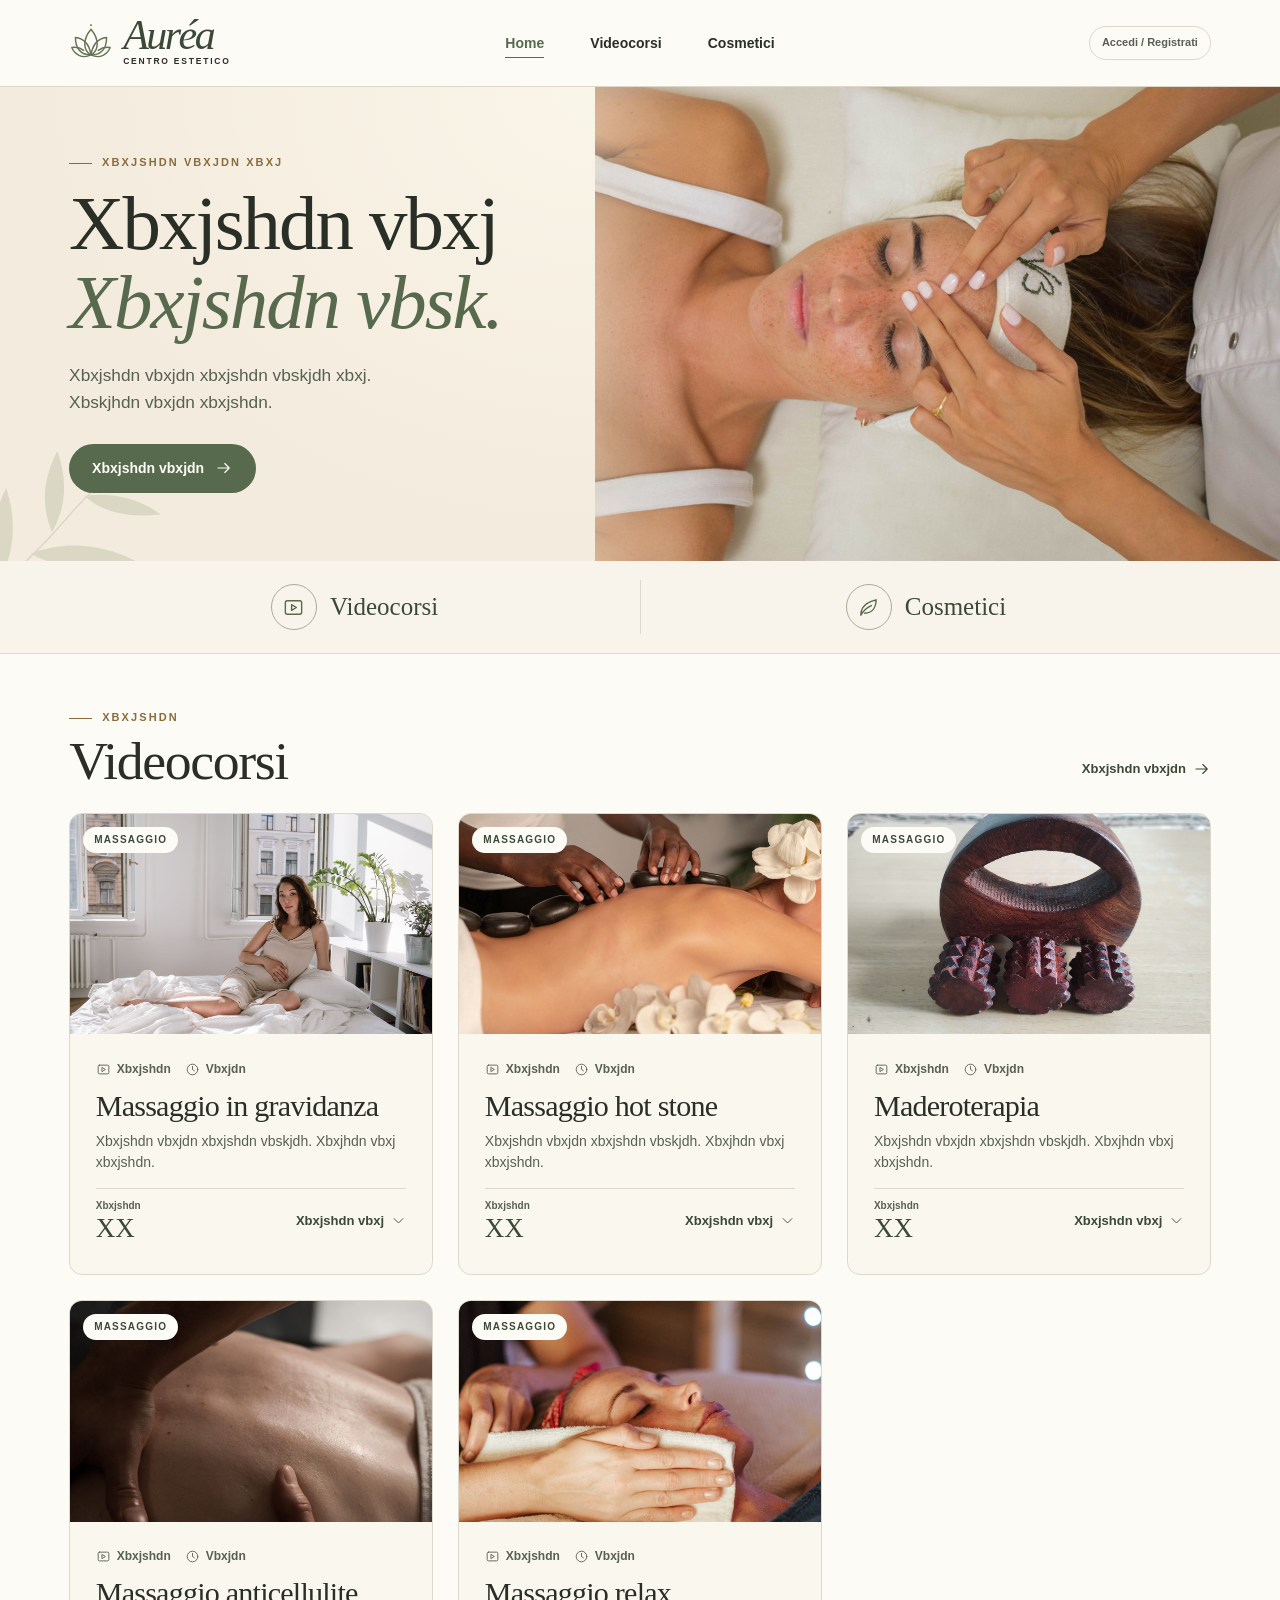
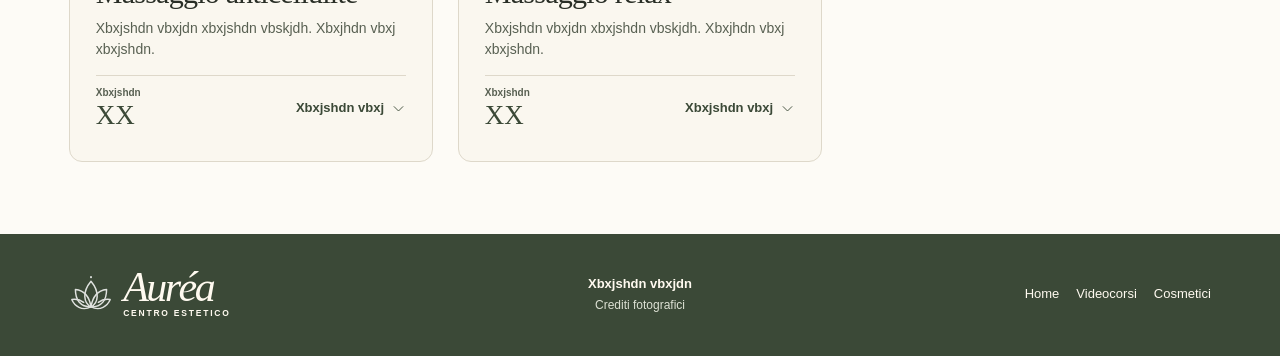
<file: index.html>
<!doctype html>
<html lang="it">
<head>
  <meta charset="utf-8">
  <meta name="viewport" content="width=device-width, initial-scale=1">
  <meta name="robots" content="noindex, nofollow">
  <meta name="theme-color" content="#f9f6ee">
  <title>Auréa · Xbxjshdn</title>
  <link rel="icon" href="assets/lotus.svg" type="image/svg+xml">
  <link rel="stylesheet" href="stile.css?v=4">
  <script src="demo.js?v=5" defer></script>
</head>
<body data-page="home">
  <a class="skip-link" href="#contenuto">Vai al contenuto</a>
  <header id="intestazione" class="site-header"></header>
  <main id="contenuto" tabindex="-1">
    <noscript>Attiva JavaScript nel browser per navigare l’anteprima di Auréa.</noscript>
  </main>
  <footer id="piè-di-pagina" class="site-footer"></footer>
</body>
</html>
</file>
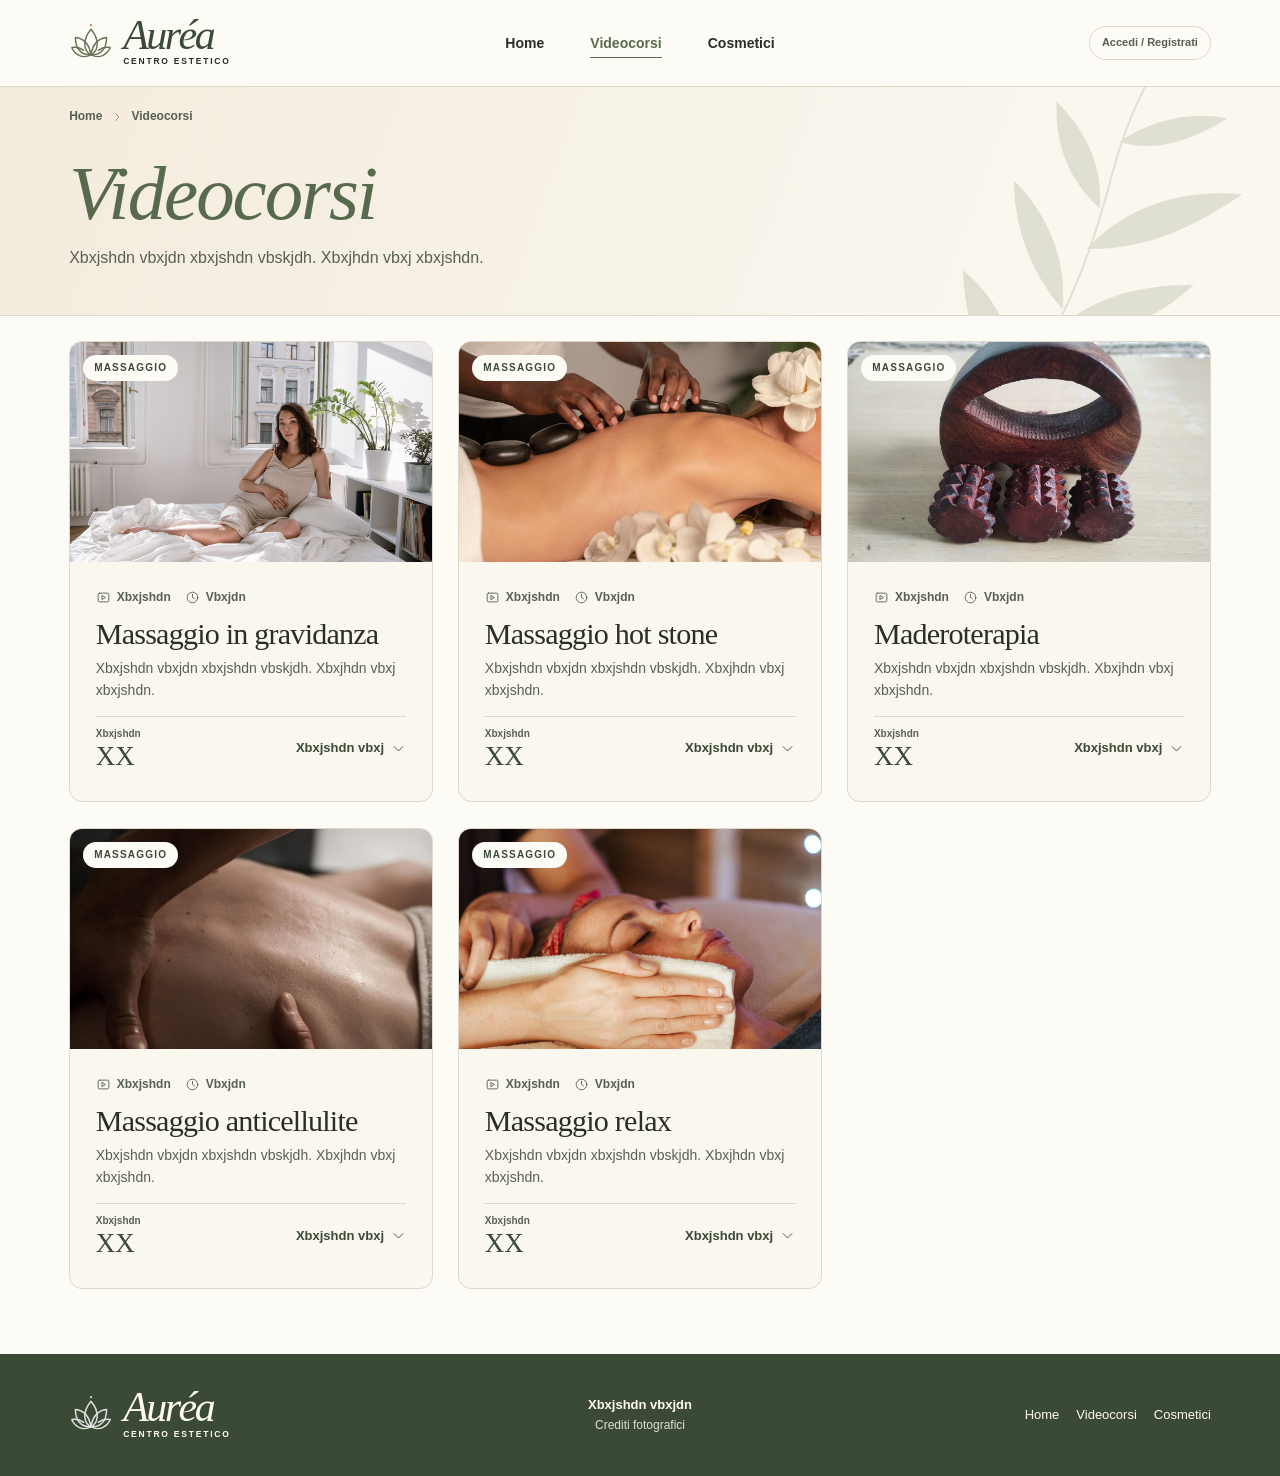
<file: catalogo.html>
<!doctype html>
<html lang="it">
<head>
  <meta charset="utf-8">
  <meta name="viewport" content="width=device-width, initial-scale=1">
  <meta name="robots" content="noindex, nofollow">
  <meta name="theme-color" content="#f9f6ee">
  <title>Videocorsi · Auréa</title>
  <link rel="icon" href="assets/lotus.svg" type="image/svg+xml">
  <link rel="stylesheet" href="stile.css?v=4">
  <script src="demo.js?v=5" defer></script>
</head>
<body data-page="catalog">
  <a class="skip-link" href="#contenuto">Vai al contenuto</a>
  <header id="intestazione" class="site-header"></header>
  <main id="contenuto" tabindex="-1">
    <noscript>Attiva JavaScript nel browser per navigare l’anteprima di Auréa.</noscript>
  </main>
  <footer id="piè-di-pagina" class="site-footer"></footer>
</body>
</html>
</file>
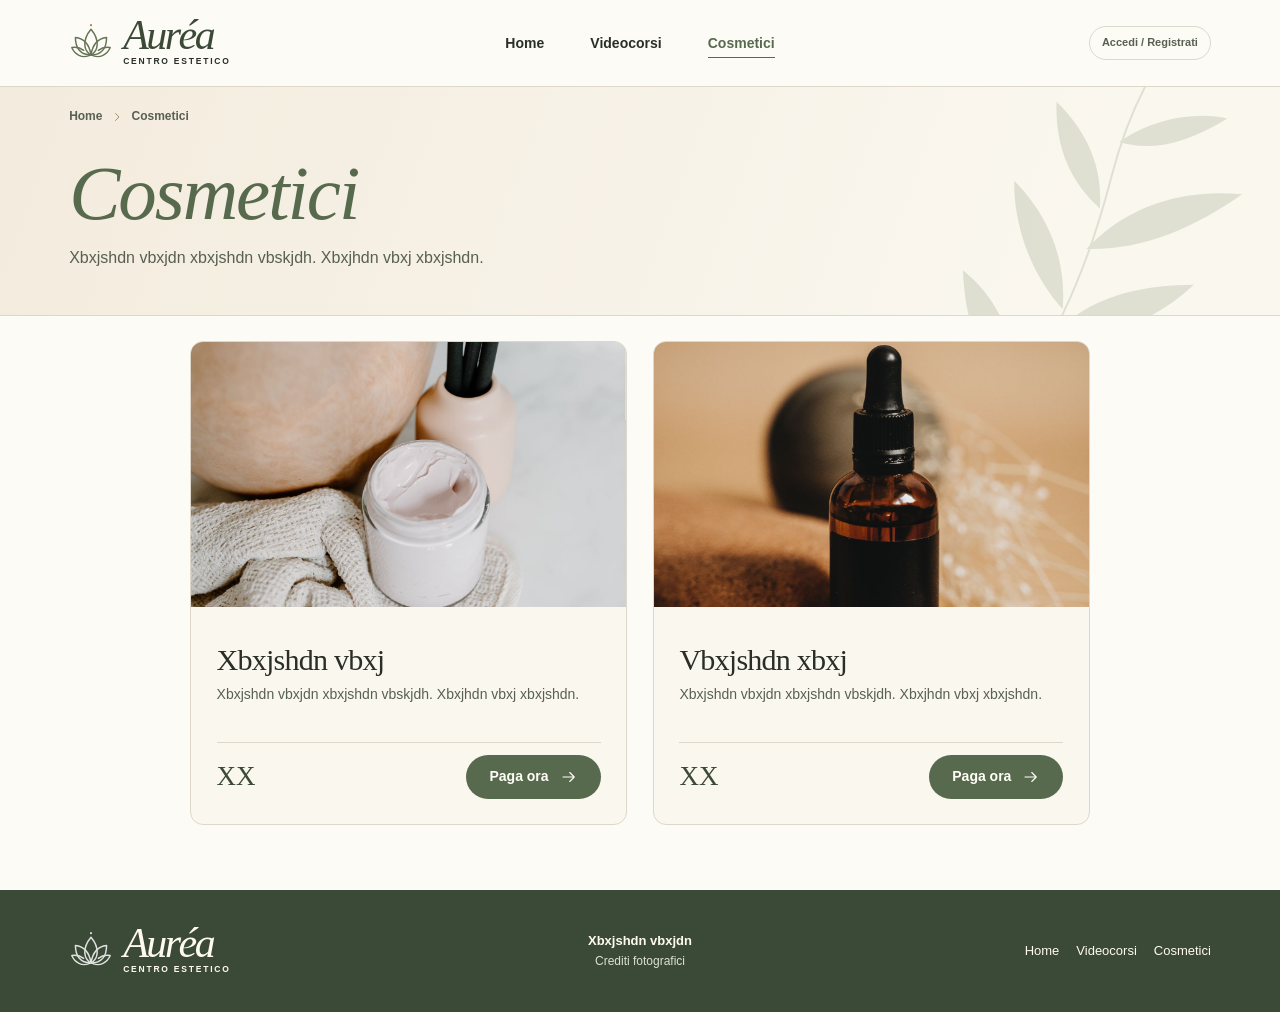
<file: cosmetici.html>
<!doctype html>
<html lang="it">
<head>
  <meta charset="utf-8">
  <meta name="viewport" content="width=device-width, initial-scale=1">
  <meta name="robots" content="noindex, nofollow">
  <meta name="theme-color" content="#f9f6ee">
  <title>Cosmetici · Auréa</title>
  <link rel="icon" href="assets/lotus.svg" type="image/svg+xml">
  <link rel="stylesheet" href="stile.css?v=4">
  <script src="demo.js?v=5" defer></script>
</head>
<body data-page="cosmetics">
  <a class="skip-link" href="#contenuto">Vai al contenuto</a>
  <header id="intestazione" class="site-header"></header>
  <main id="contenuto" tabindex="-1">
    <noscript>Attiva JavaScript nel browser per navigare l’anteprima di Auréa.</noscript>
  </main>
  <footer id="piè-di-pagina" class="site-footer"></footer>
</body>
</html>
</file>
<file: stile.css>
:root {
  color-scheme: light;
  --ink: #292e26;
  --muted: #586052;
  --olive: #3b4937;
  --sage: #586a4e;
  --gold: #896b3d;
  --paper: #fdfbf6;
  --cream: #f3ebdd;
  --linen: #f7f3e9;
  --line: #ded8ca;
  --serif: Baskerville, "Palatino Linotype", "Book Antiqua", Georgia, serif;
  --sans: "Avenir Next", Avenir, "Segoe UI", sans-serif;
  --content: 1240px;
  --gutter: clamp(20px, 5.4vw, 86px);
}

*, *::before, *::after {
  box-sizing: border-box;
}

body {
  display: flex;
  flex-direction: column;
  min-height: 100vh;
  margin: 0;
  background: var(--paper);
  color: var(--ink);
  font: 400 16px/1.58 var(--sans);
  -webkit-font-smoothing: antialiased;
}

main {
  flex: 1;
}

main:focus {
  outline: none;
}

h1, h2, h3, h4, p {
  margin: 0;
}

h1, h2, h3 {
  font-family: var(--serif);
  font-weight: 400;
  line-height: 1.02;
  letter-spacing: -.026em;
}

h1 {
  font-size: clamp(3rem, 6vw, 5.3rem);
}

h2 {
  font-size: clamp(2.3rem, 4.2vw, 3.65rem);
}

h1 em {
  color: var(--sage);
  font-weight: 400;
}

a {
  color: inherit;
  text-decoration: none;
}

img {
  display: block;
  max-width: 100%;
}

button {
  font: inherit;
  cursor: pointer;
}

:focus-visible {
  outline: 2px solid var(--gold);
  outline-offset: 4px;
}

noscript {
  display: block;
  padding: 32px var(--gutter);
}

.shell {
  width: min(var(--content), 100% - 2 * var(--gutter));
  margin-inline: auto;
}

.skip-link {
  position: fixed;
  z-index: 5;
  top: 12px;
  left: 12px;
  opacity: 0;
  pointer-events: none;
  padding: 10px 16px;
  background: var(--paper);
}

.skip-link:focus {
  opacity: 1;
  pointer-events: auto;
}

.icon {
  width: 20px;
  height: 20px;
  flex: 0 0 auto;
}

.site-header {
  background: var(--paper);
  border-bottom: 1px solid var(--line);
}

.header-inner {
  display: grid;
  grid-template-columns: 1fr auto 1fr;
  align-items: center;
  min-height: 86px;
  gap: 20px;
}

.brand {
  display: inline-flex;
  width: fit-content;
  align-items: center;
  gap: 10px;
}

.brand-mark {
  width: 44px;
  height: 44px;
}

.brand-type {
  display: grid;
  gap: 4px;
}

.brand-name {
  color: var(--olive);
  font: italic 400 42px/.79 var(--serif);
  letter-spacing: -.06em;
}

.brand-caption {
  font-size: 8.5px;
  font-weight: 650;
  letter-spacing: .21em;
  line-height: 1.3;
  text-transform: uppercase;
  white-space: nowrap;
}

.primary-nav {
  display: flex;
  align-items: center;
  gap: clamp(18px, 3.6vw, 48px);
}

.primary-nav a {
  display: grid;
  position: relative;
  align-items: center;
  min-height: 44px;
  font-size: 14px;
  font-weight: 600;
  white-space: nowrap;
}

.primary-nav a:hover,
.primary-nav a[aria-current] {
  color: var(--sage);
}

.primary-nav a[aria-current]::after {
  content: "";
  position: absolute;
  inset: auto 0 7px;
  border-bottom: 1px solid var(--sage);
}

.account-preview {
  display: inline-flex;
  align-items: center;
  justify-self: end;
  padding: 7px 12px;
  border: 1px solid var(--line);
  border-radius: 999px;
  color: var(--muted);
  font-size: 11px;
  font-weight: 600;
  white-space: nowrap;
}

.button {
  display: inline-flex;
  align-items: center;
  justify-content: center;
  gap: 11px;
  min-height: 49px;
  padding: 11px 22px;
  border: 1px solid transparent;
  border-radius: 999px;
  background: var(--sage);
  color: #fffdf7;
  font-size: 14px;
  font-weight: 650;
  line-height: 1.35;
  text-align: center;
  transition: background-color .18s ease;
}

.button:hover:not(:disabled) {
  background: var(--olive);
}

.button .icon, .text-link .icon {
  width: 18px;
  height: 18px;
}

.eyebrow {
  display: flex;
  align-items: center;
  gap: 10px;
  color: var(--gold);
  font-size: 11px;
  font-weight: 700;
  letter-spacing: .19em;
  line-height: 1.45;
  text-transform: uppercase;
}

.eyebrow > span {
  width: 23px;
  height: 1px;
  flex: 0 0 auto;
  background: currentColor;
}

.hero {
  display: grid;
  grid-template-columns: minmax(0, .93fr) minmax(0, 1.07fr);
  min-height: 455px;
  background: var(--cream);
}

.hero-copy {
  display: grid;
  position: relative;
  place-items: center start;
  overflow: hidden;
  padding: clamp(42px, 5.35vw, 86px) clamp(20px, 3.2vw, 60px);
  padding-inline-start: max(var(--gutter), calc((100vw - var(--content)) / 2));
  background: radial-gradient(ellipse at top right, #faf5e9, transparent 67%);
}

.hero-content {
  position: relative;
}

.hero h1 {
  margin-block: 14px 20px;
}

.hero-description {
  max-width: 32ch;
  margin-bottom: 27px;
  color: var(--muted);
  font-size: clamp(16px, 1.35vw, 19px);
}

.botanical {
  position: absolute;
  pointer-events: none;
  color: #778462;
}

.hero-copy .botanical {
  width: clamp(220px, 24vw, 350px);
  bottom: -133px;
  left: -154px;
  transform: rotate(13deg);
  opacity: .19;
}

.hero-media {
  position: relative;
  min-height: 100%;
  overflow: hidden;
  background: #ded2bc;
}

.hero-media img, .card-media img {
  width: 100%;
  height: 100%;
  object-fit: cover;
}

.hero-media img {
  position: absolute;
  inset: 0;
  object-position: 57% 52%;
}

.hero-media::after {
  content: "";
  position: absolute;
  inset: 0;
  pointer-events: none;
  background: linear-gradient(90deg, rgba(244, 235, 221, .46), transparent 16%);
}

.themes {
  border-bottom: 1px solid var(--line);
  background: #f8f4eb;
}

.theme-list {
  display: grid;
  margin-block: 0;
  grid-template-columns: repeat(2, minmax(0, 1fr));
  padding: 19px 0;
  list-style: none;
}

.theme-list li + li {
  border-inline-start: 1px solid var(--line);
}

.theme-list a {
  display: flex;
  align-items: center;
  justify-content: center;
  gap: 13px;
  min-height: 54px;
  padding: 3px 12px;
  border-radius: 8px;
  color: var(--olive);
  transition: background-color .18s ease;
}

.theme-list a:hover {
  background: #eeeddf;
}

.theme-icon {
  display: grid;
  width: 46px;
  height: 46px;
  flex: 0 0 auto;
  place-items: center;
  border: 1px solid #a8ac96;
  border-radius: 50%;
  color: var(--sage);
}

.theme-icon .icon {
  width: 23px;
  height: 23px;
}

.theme-list strong {
  font: 400 25px/1.02 var(--serif);
}


.showcase {
  padding-block: 56px 72px;
}

.section-heading {
  display: flex;
  align-items: flex-end;
  justify-content: space-between;
  flex-wrap: wrap;
  gap: 8px 20px;
  margin-bottom: 24px;
}

.section-heading h2 {
  margin-top: 8px;
}

.text-link {
  display: inline-flex;
  align-items: center;
  gap: 7px;
  min-height: 40px;
  color: var(--olive);
  font-size: 13px;
  font-weight: 700;
}

a.text-link:hover {
  text-decoration: underline;
  text-underline-offset: 4px;
}

.course-grid {
  display: grid;
  align-items: start;
  grid-template-columns: repeat(3, minmax(0, 1fr));
  gap: clamp(16px, 2vw, 28px);
}

.course-card {
  min-width: 0;
  overflow: hidden;
  border: 1px solid var(--line);
  border-radius: 13px;
  background: #faf7ef;
  transition: border-color .18s ease, box-shadow .18s ease;
}

.course-card:hover,
.course-card:focus-within {
  border-color: #b4b3a1;
  box-shadow: 0 8px 24px rgba(54, 60, 41, .07);
}

.card-media {
  position: relative;
  display: block;
  width: 100%;
  padding: 0;
  overflow: hidden;
  aspect-ratio: 1.64;
  border: 0;
  background: #e4d8c4;
}

.card-media:focus-visible {
  outline-offset: -4px;
}

.card-media img {
  object-position: 50% 52%;
}

.topic-tag {
  position: absolute;
  top: 13px;
  left: 13px;
  padding: 6px 11px;
  border-radius: 999px;
  background: var(--paper);
  color: var(--olive);
  font-size: 10px;
  font-weight: 700;
  letter-spacing: .12em;
  line-height: 1.4;
  text-transform: uppercase;
}

.card-copy {
  display: flex;
  flex: 1;
  flex-direction: column;
  padding: clamp(17px, 2vw, 26px);
}

.card-meta {
  display: flex;
  flex-wrap: wrap;
  gap: 6px 14px;
  color: var(--muted);
  font-size: 12px;
  font-weight: 600;
}

.card-meta span {
  display: inline-flex;
  align-items: center;
  gap: 6px;
}

.card-meta .icon {
  width: 15px;
  height: 15px;
}

.card-copy h3 {
  margin-block: 12px 9px;
  font-size: clamp(1.65rem, 2.35vw, 2.18rem);
}

.card-summary, .card-detail p {
  color: var(--muted);
  font-size: 14px;
  line-height: 1.55;
}

.card-summary {
  min-height: 3.1em;
  margin-bottom: 14px;
}

.card-bottom {
  display: flex;
  align-items: center;
  justify-content: space-between;
  gap: 8px;
  min-height: 60px;
  padding-top: 5px;
  border-top: 1px solid var(--line);
  cursor: pointer;
  list-style: none;
}

.card-bottom::-webkit-details-marker {
  display: none;
}

.card-bottom:hover .detail-toggle {
  text-decoration: underline;
  text-underline-offset: 4px;
}

.card-price {
  color: var(--olive);
  font: 400 27px/1 var(--serif);
  white-space: nowrap;
}

.card-price small {
  display: block;
  margin-bottom: 3px;
  color: var(--muted);
  font: 600 10px/1.2 var(--sans);
}

.detail-toggle .icon {
  width: 15px;
  height: 15px;
  transition: transform .18s ease;
}

.details-close-label, .course-details[open] .details-open-label {
  display: none;
}

.course-details[open] .details-close-label {
  display: inline;
}

.course-details[open] .detail-toggle .icon {
  transform: rotate(180deg);
}

.card-detail {
  padding-block: 12px 2px;
  border-top: 1px solid var(--line);
}

.card-detail h4 {
  margin-block: 16px 10px;
  color: var(--olive);
  font: 400 24px/1.1 var(--serif);
}

.purchase-preview {
  width: 100%;
  margin-top: 17px;
  cursor: default;
}

.product-grid {
  grid-template-columns: repeat(2, minmax(0, 1fr));
  max-width: 900px;
  margin-inline: auto;
}

.product-price-row {
  display: flex;
  align-items: center;
  justify-content: space-between;
  gap: 12px;
  padding-top: 12px;
  border-top: 1px solid var(--line);
}

.product-price-row .button {
  min-height: 44px;
  cursor: default;
}

.catalog-intro {
  overflow: hidden;
  border-bottom: 1px solid var(--line);
  background: linear-gradient(110deg, #f3ebdd, #faf7ef 82%);
}

.intro-inner {
  position: relative;
  padding-bottom: 44px;
}

.intro-inner .botanical {
  width: clamp(180px, 34vw, 440px);
  right: -60px;
  bottom: -150px;
  transform: rotate(-13deg);
  opacity: .2;
}

.intro-inner > :not(.botanical) {
  position: relative;
}

.breadcrumbs {
  padding-block: 15px;
  color: var(--muted);
  font-size: 12px;
  font-weight: 600;
}

.breadcrumbs ol {
  display: flex;
  flex-wrap: wrap;
  align-items: center;
  gap: 1px 9px;
  margin: 0;
  padding: 0;
  list-style: none;
}

.breadcrumbs li {
  display: flex;
  align-items: center;
  gap: 8px;
  min-height: 29px;
}

.breadcrumbs .icon {
  width: 12px;
  height: 12px;
  color: var(--gold);
}

.breadcrumbs a:hover {
  text-decoration: underline;
  text-underline-offset: 3px;
}

.intro-inner h1 {
  margin-block: 9px 12px;
}

.intro-inner > p:last-child {
  max-width: 50ch;
  color: var(--muted);
}

.catalog-list {
  padding-block: 25px 65px;
}


.lesson-list {
  margin: 0;
  padding: 0;
  border-top: 1px solid var(--line);
  list-style: none;
}

.lesson-list li {
  display: grid;
  grid-template-columns: 26px minmax(0, 1fr) auto;
  align-items: center;
  gap: 11px;
  min-height: 44px;
  padding-block: 7px;
  border-bottom: 1px solid var(--line);
  font-size: 13px;
  font-weight: 600;
}

.lesson-number {
  display: grid;
  place-items: center;
  width: 26px;
  height: 26px;
  border-radius: 50%;
  background: var(--linen);
  color: var(--gold);
  font-size: 11px;
  font-variant-numeric: tabular-nums;
}

.lesson-duration {
  color: var(--muted);
  font-size: 12px;
  white-space: nowrap;
}

.site-footer {
  background: var(--olive);
  color: #fffaf0;
}

.footer-inner {
  display: grid;
  grid-template-columns: 1fr auto 1fr;
  align-items: center;
  gap: 18px 30px;
  min-height: 122px;
  padding-block: 20px;
}

.site-footer .brand-name {
  color: inherit;
}

.site-footer .brand-mark {
  opacity: .84;
  filter: brightness(0) invert(1);
}

.footer-inner p {
  text-align: center;
  font-size: 13px;
  font-weight: 600;
}

.footer-inner p span {
  color: #dde1d4;
  font-size: 12px;
  font-weight: 400;
}

.footer-inner nav {
  display: flex;
  justify-self: end;
  gap: 17px;
  font-size: 13px;
}

.footer-inner nav a {
  padding-block: 12px;
}

.footer-inner nav a:hover {
  text-decoration: underline;
  text-underline-offset: 4px;
}

.site-footer :focus-visible {
  outline-color: #f6dfac;
}

@media (max-width: 900px) {
  .course-grid {
    grid-template-columns: repeat(2, minmax(0, 1fr));
  }

  .footer-inner {
    grid-template-columns: auto 1fr;
  }

  .footer-inner p {
    grid-column: 1 / -1;
    grid-row: 2;
    text-align: start;
  }
}

@media (max-width: 760px) {
  .header-inner {
    grid-template-columns: 1fr auto;
    gap: 0 12px;
    padding-top: 11px;
  }

  .header-inner .brand {
    grid-area: 1 / 1;
  }

  .account-preview {
    grid-area: 1 / 2;
  }

  .primary-nav {
    grid-area: 2 / 1 / 3 / -1;
    justify-content: center;
  }

  .hero {
    grid-template-columns: 1fr;
    min-height: auto;
  }

  .hero-copy {
    padding: 40px var(--gutter) 36px;
  }

  .hero h1 {
    font-size: clamp(2.9rem, 9.4vw, 4.5rem);
  }

  .hero-media {
    min-height: clamp(220px, 53vw, 365px);
  }

  .hero-media::after {
    background: linear-gradient(180deg, rgba(244, 235, 221, .17), transparent 13%);
  }

  .showcase {
    padding-block: 38px 51px;
  }
}

@media (max-width: 540px) {
  .brand {
    gap: 7px;
  }

  .brand-mark {
    width: 37px;
    height: 37px;
  }

  .brand-name {
    font-size: 36px;
  }

  .brand-caption {
    font-size: 7px;
  }

  .primary-nav a {
    font-size: 13px;
  }

  .theme-list {
    padding-block: 12px;
  }

  .theme-list a {
    flex-direction: column;
    gap: 5px;
    padding-inline: 4px;
  }

  .theme-icon {
    width: 34px;
    height: 34px;
  }

  .theme-icon .icon {
    width: 18px;
    height: 18px;
  }

  .theme-list strong {
    font-size: 19px;
  }

  .course-grid {
    grid-template-columns: 1fr;
  }

  .intro-inner {
    padding-bottom: 33px;
  }

  .footer-inner {
    grid-template-columns: 1fr;
    gap: 12px;
  }

  .footer-inner p {
    grid-row: auto;
  }

  .footer-inner nav {
    justify-self: start;
    flex-wrap: wrap;
  }
}

@media (prefers-reduced-motion: reduce) {
  *, *::before, *::after {
    transition: none !important;
  }
}

a.account-preview:hover,
a.account-preview[aria-current] {
  border-color: var(--sage);
  color: var(--olive);
}

.access-options {
  display: grid;
  grid-template-columns: repeat(auto-fit, minmax(min(100%, 350px), 1fr));
  gap: 18px;
  align-items: start;
  padding-block: 26px 60px;
}

.access-option {
  border: 1px solid var(--line);
  border-radius: 13px;
  background: var(--linen);
}

.access-option summary {
  display: flex;
  align-items: center;
  justify-content: space-between;
  gap: 12px;
  padding: clamp(15px, 2.5vw, 25px);
  border-radius: inherit;
  cursor: pointer;
  list-style: none;
}

.access-option summary::-webkit-details-marker {
  display: none;
}

.access-option summary strong {
  display: block;
  font: 400 clamp(1.6rem, 3vw, 2rem)/1.15 var(--serif);
}

.access-option summary span span,
.access-course p,
.access-list dd {
  color: var(--muted);
  font-size: 14px;
}

.access-option summary::after {
  content: "";
  width: 8px;
  height: 8px;
  flex: 0 0 auto;
  border: solid var(--sage);
  border-width: 0 1.5px 1.5px 0;
  transform: rotate(45deg);
}

.access-option[open] summary::after {
  transform: rotate(225deg);
}

.access-panel {
  display: grid;
  gap: 22px;
  padding: clamp(15px, 2.5vw, 25px);
  border-top: 1px solid var(--line);
}

.access-panel h2 {
  margin-bottom: 10px;
  font-size: 1.5rem;
}

.access-course {
  display: grid;
  grid-template-columns: minmax(70px, 110px) minmax(0, 1fr);
  align-items: center;
  gap: 12px;
}

.access-course img {
  aspect-ratio: 1.5;
  width: 100%;
  object-fit: cover;
  border-radius: 7px;
}

.access-course h3 {
  font-size: 1.3rem;
}

.access-list {
  margin: 0;
}

.access-list > div {
  display: grid;
  grid-template-columns: minmax(0, 1fr) auto;
  gap: 3px 12px;
  padding-block: 8px;
  border-bottom: 1px solid var(--line);
}

.access-list dd {
  margin: 0;
}

@media (max-width: 420px) {
  .access-list > div {
    grid-template-columns: 1fr;
  }
}
</file>
